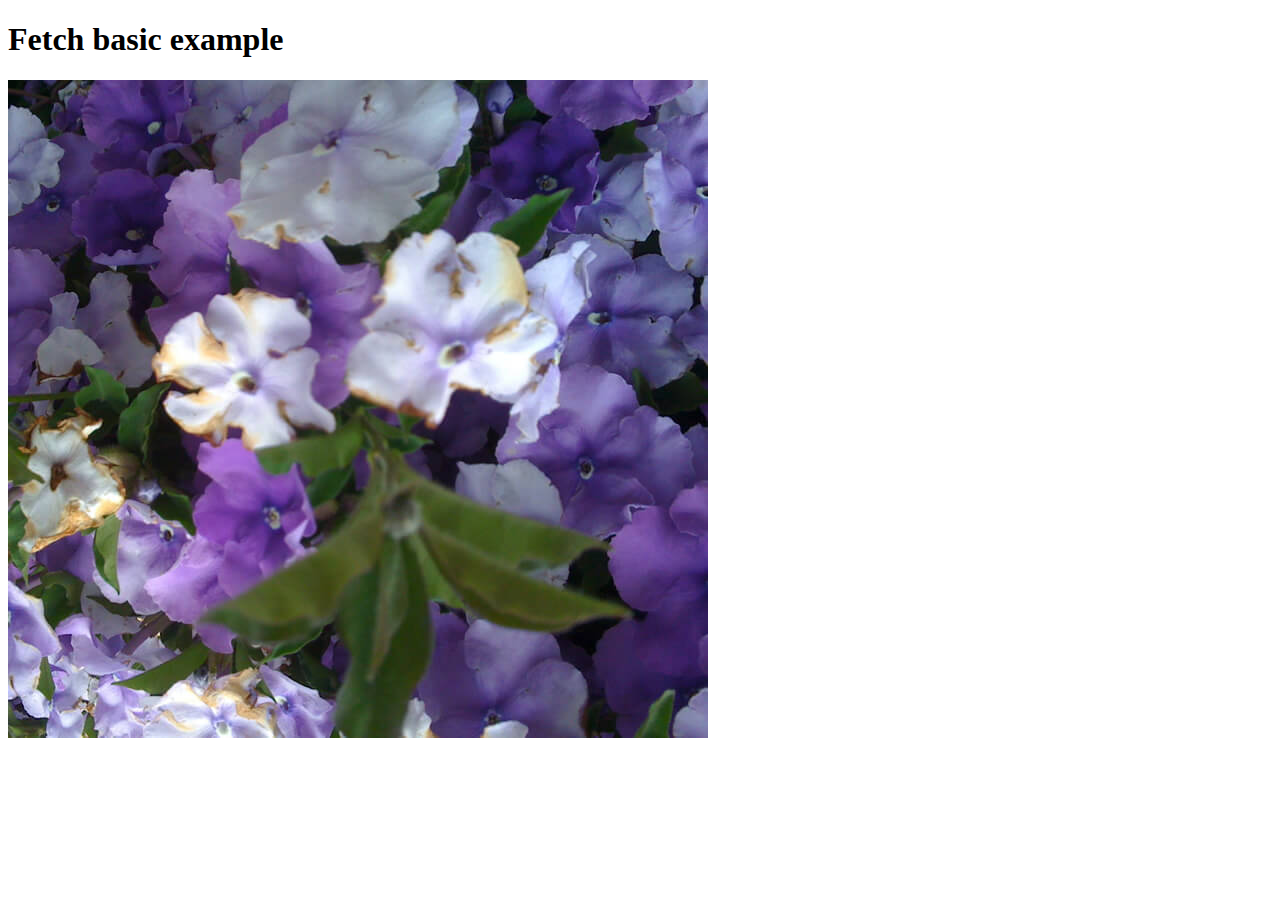
<file: fetch-examples-master/basic-fetch/index.html>
<!DOCTYPE html>
<html>
  <head>
    <meta charset="utf-8">
    <meta http-equiv="X-UA-Compatible" content="IE=edge,chrome=1">
    <meta name="viewport" content="width=device-width">

    <title>Fetch basic example</title>

    <link rel="stylesheet" href="">
    <!--[if lt IE 9]>
      <script src="//html5shiv.googlecode.com/svn/trunk/html5.js"></script>
    <![endif]-->
  </head>

  <body>
    <h1>Fetch basic example</h1>

    <img src="" class="my-image">
  </body>
  <script>
    var myImage = document.querySelector('.my-image');

    fetch('flowers.jpg')
    .then(function(response) {
      if (!response.ok) return new Error(response);
      return response.blob();
    })
    .then(function(myBlob) {
      var objectURL = URL.createObjectURL(myBlob);
      myImage.src = objectURL;
    })
    .catch(function(err) { console.log(err); });

  </script>
</html>
</file>
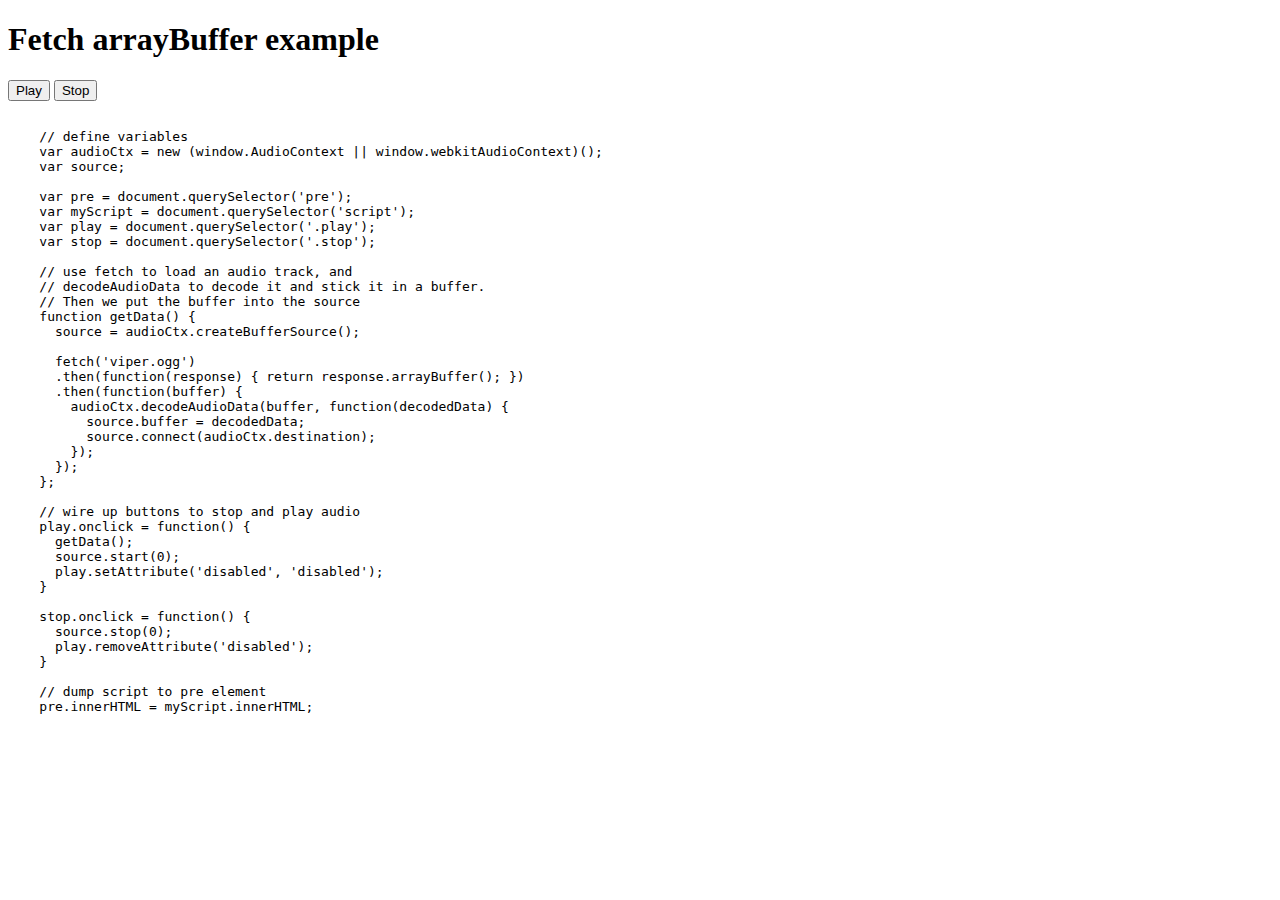
<file: fetch-examples-master/fetch-array-buffer/index.html>
<!DOCTYPE html>
<html>
  <head>
    <meta charset="utf-8">
    <meta http-equiv="X-UA-Compatible" content="IE=edge,chrome=1">
    <meta name="viewport" content="width=device-width">

    <title>Fetch arrayBuffer example</title>

    <link rel="stylesheet" href="">
    <!--[if lt IE 9]>
      <script src="//html5shiv.googlecode.com/svn/trunk/html5.js"></script>
    <![endif]-->
  </head>

  <body>
    <h1>Fetch arrayBuffer example</h1>

    <button class="play">Play</button>
    <button class="stop">Stop</button>

    <pre></pre>
  </body>
  <script>
    // define variables
    var audioCtx = new (window.AudioContext || window.webkitAudioContext)();
    var source;

    var pre = document.querySelector('pre');
    var myScript = document.querySelector('script');
    var play = document.querySelector('.play');
    var stop = document.querySelector('.stop');

    // use fetch to load an audio track, and
    // decodeAudioData to decode it and stick it in a buffer.
    // Then we put the buffer into the source
    function getData() {
      source = audioCtx.createBufferSource();

      fetch('viper.ogg')
      .then(function(response) { return response.arrayBuffer(); })
      .then(function(buffer) {
        audioCtx.decodeAudioData(buffer, function(decodedData) {
          source.buffer = decodedData;
          source.connect(audioCtx.destination);
        });
      });
    };

    // wire up buttons to stop and play audio
    play.onclick = function() {
      getData();
      source.start(0);
      play.setAttribute('disabled', 'disabled');
    }

    stop.onclick = function() {
      source.stop(0);
      play.removeAttribute('disabled');
    }

    // dump script to pre element
    pre.innerHTML = myScript.innerHTML;

  </script>
</html>
</file>
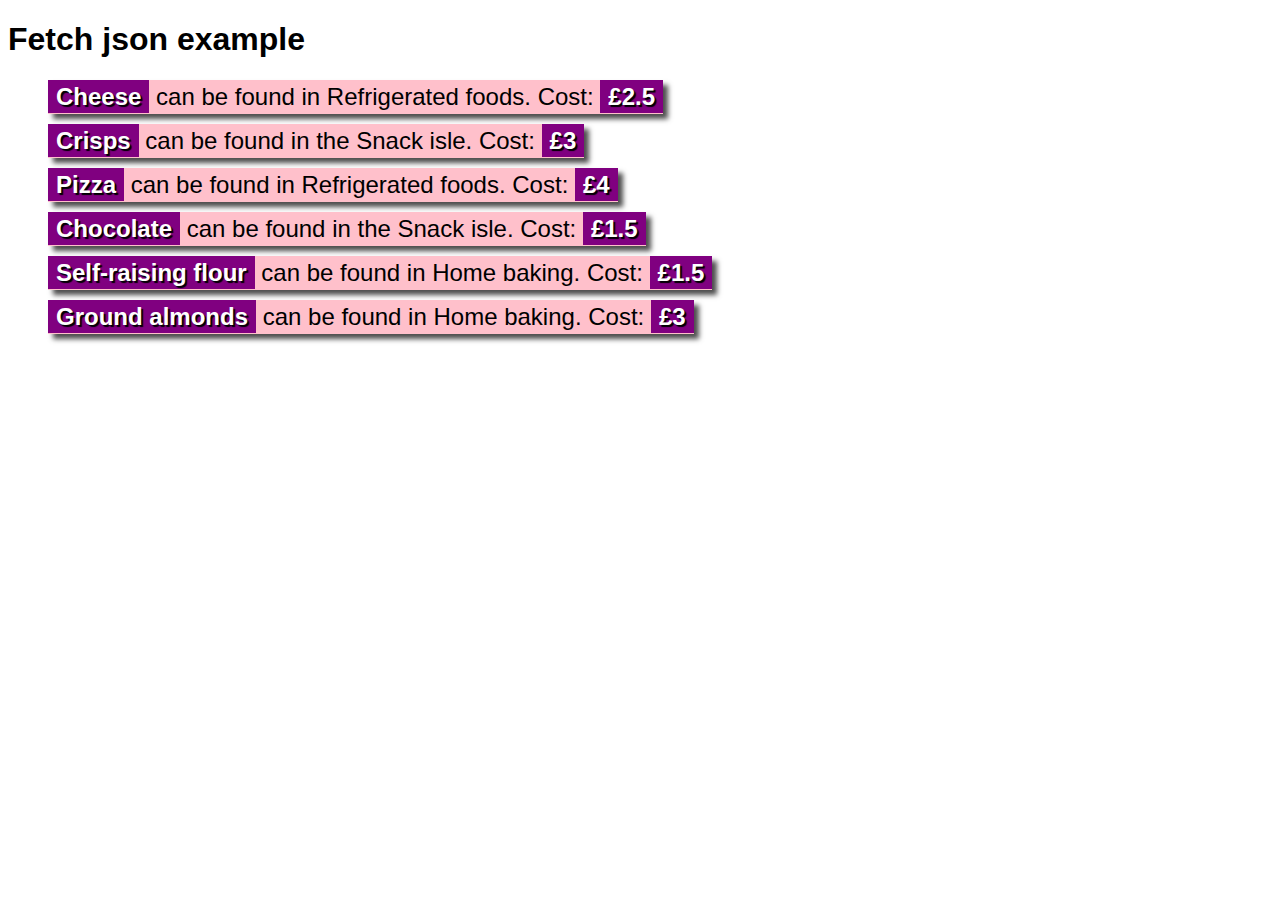
<file: fetch-examples-master/fetch-json/index.html>
<!DOCTYPE html>
<html>
  <head>
    <meta charset="utf-8">
    <meta http-equiv="X-UA-Compatible" content="IE=edge,chrome=1">
    <meta name="viewport" content="width=device-width">

    <title>Fetch json example</title>

    <link rel="stylesheet" href="style.css">
    <!--[if lt IE 9]>
      <script src="//html5shiv.googlecode.com/svn/trunk/html5.js"></script>
    <![endif]-->
  </head>

  <body>
    <h1>Fetch json example</h1>
    <ul>
    </ul>

  </body>
  <script>
    var myList = document.querySelector('ul');

    fetch('products.json')
    .then(function(response) { return response.json(); })
    .then(function(json) {
      for(var i = 0; i < json.products.length; i++) {
        var listItem = document.createElement('li');
        listItem.innerHTML = '<strong>' + json.products[i].Name + '</strong>';
        listItem.innerHTML +=' can be found in ' + json.products[i].Location + '.';
        listItem.innerHTML +=' Cost: <strong>£' + json.products[i].Price + '</strong>';
        myList.appendChild(listItem);
      }
    });

  </script>
</html>
</file>
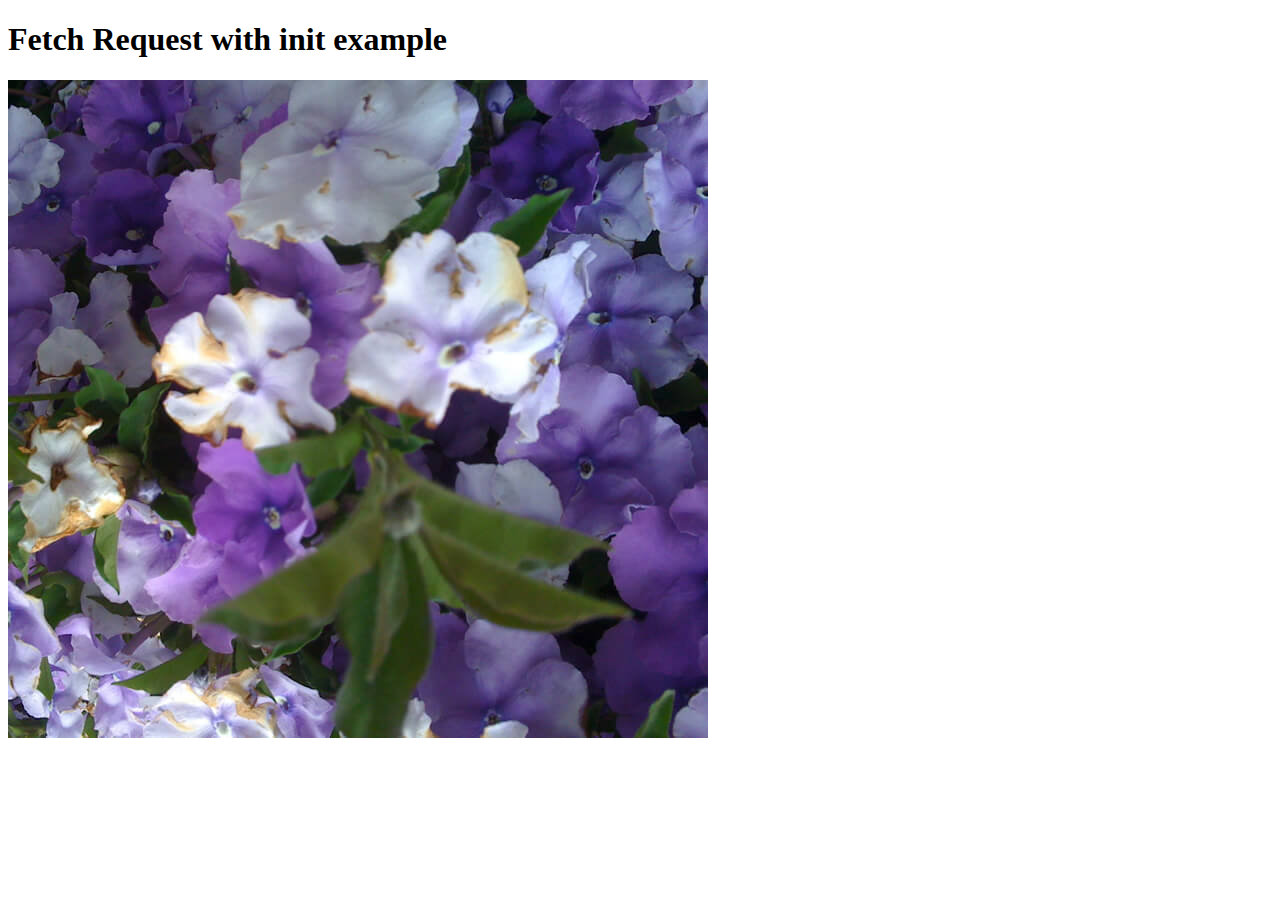
<file: fetch-examples-master/fetch-request-with-init/index.html>
<!DOCTYPE html>
<html>
  <head>
    <meta charset="utf-8">
    <meta http-equiv="X-UA-Compatible" content="IE=edge,chrome=1">
    <meta name="viewport" content="width=device-width">

    <title>Fetch Request example with init</title>

    <link rel="stylesheet" href="">
    <!--[if lt IE 9]>
      <script src="//html5shiv.googlecode.com/svn/trunk/html5.js"></script>
    <![endif]-->
  </head>

  <body>
    <h1>Fetch Request with init example</h1>
    <img src="">

  </body>
  <script>
    var myImage = document.querySelector('img');

    var myHeaders = new Headers();

    var myInit = {
      method: 'GET',
      headers: myHeaders,
      mode: 'cors',
      cache: 'default'
    };

    var myRequest = new Request('flowers.jpg', myInit);
    var myResponse;

    fetch(myRequest)
    .then(function(response) {
      return response.blob();
    })
    .then(function(blob) {
      var objectURL = URL.createObjectURL(blob);
      myImage.src = objectURL;
    });

  </script>
</html>
</file>
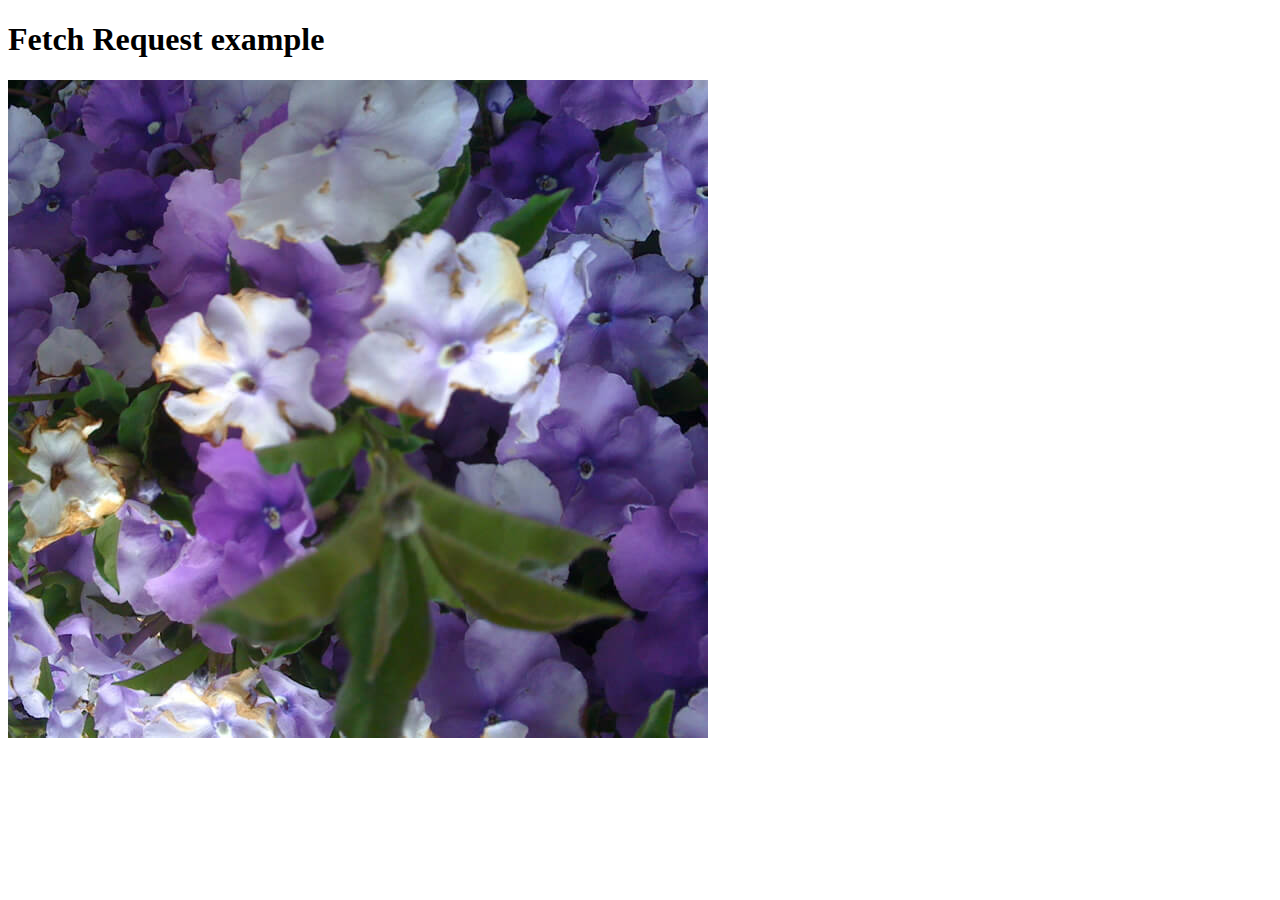
<file: fetch-examples-master/fetch-request/index.html>
<!DOCTYPE html>
<html>
  <head>
    <meta charset="utf-8">
    <meta http-equiv="X-UA-Compatible" content="IE=edge,chrome=1">
    <meta name="viewport" content="width=device-width">

    <title>Fetch Request example</title>

    <link rel="stylesheet" href="">
    <!--[if lt IE 9]>
      <script src="//html5shiv.googlecode.com/svn/trunk/html5.js"></script>
    <![endif]-->
  </head>

  <body>
    <h1>Fetch Request example</h1>
    <img src="">

  </body>
  <script>
    var myImage = document.querySelector('img');
    var myRequest = new Request('flowers.jpg');

    fetch(myRequest)
    .then(function(response) { return response.blob(); })
    .then(function(myBlob) {
      var objectURL = URL.createObjectURL(myBlob);
      myImage.src = objectURL;
    });

  </script>
</html>
</file>
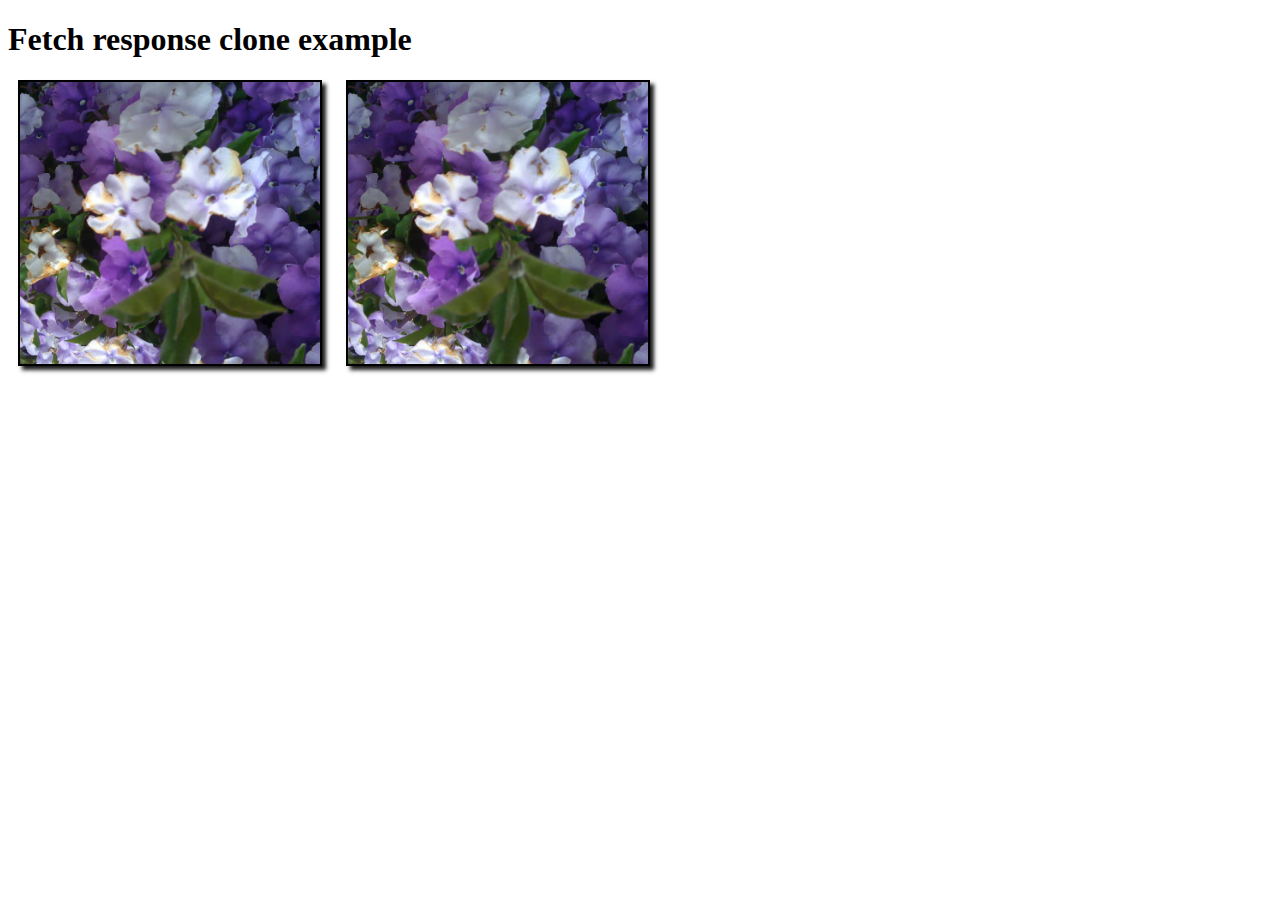
<file: fetch-examples-master/fetch-response-clone/index.html>
<!DOCTYPE html>
<html>
  <head>
    <meta charset="utf-8">
    <meta http-equiv="X-UA-Compatible" content="IE=edge,chrome=1">
    <meta name="viewport" content="width=device-width">

    <title>Fetch response clone example</title>

    <style>
      img {
        width: 300px;
        border: 2px solid black;
        box-shadow: 4px 4px 4px rgba(0,0,0,0.9);
        margin: 0 10px;
      }
    </style>

    <!--[if lt IE 9]>
      <script src="//html5shiv.googlecode.com/svn/trunk/html5.js"></script>
    <![endif]-->
  </head>

  <body>
    <h1>Fetch response clone example</h1>
    <img src="" class="img1">
    <img src="" class="img2">

  </body>
  <script>
    var image1 = document.querySelector('.img1');
    var image2 = document.querySelector('.img2');

    fetch('flowers.jpg')
    .then(function(response) {
      var response2 = response.clone();

      response.blob().then(function(myBlob) {
        var objectURL = URL.createObjectURL(myBlob);
        image1.src = objectURL;
      });

      response2.blob().then(function(myBlob) {
        var objectURL = URL.createObjectURL(myBlob);
        image2.src = objectURL;
      });
    });

  </script>
</html>
</file>
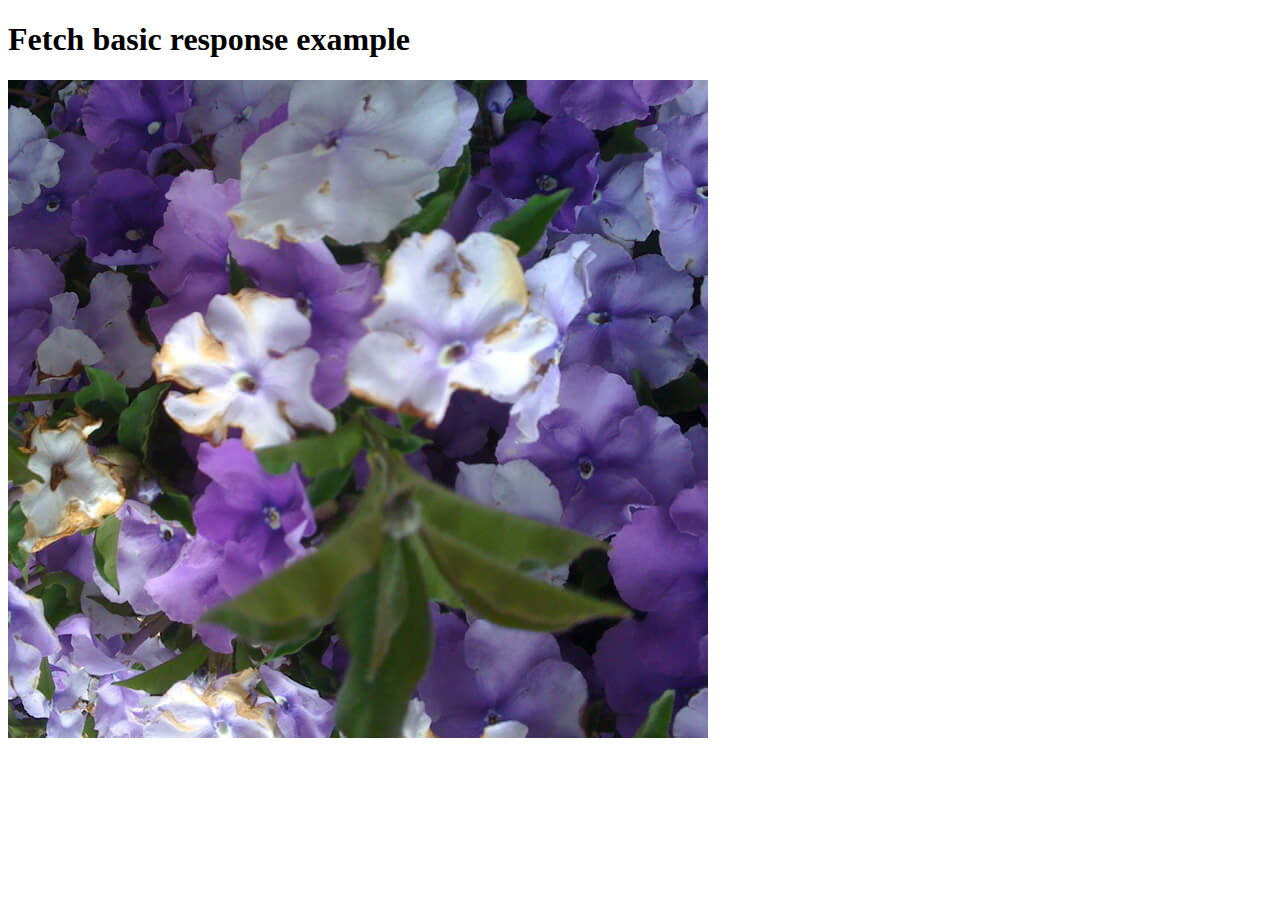
<file: fetch-examples-master/fetch-response/index.html>
<!DOCTYPE html>
<html>
  <head>
    <meta charset="utf-8">
    <meta http-equiv="X-UA-Compatible" content="IE=edge,chrome=1">
    <meta name="viewport" content="width=device-width">

    <title>Fetch basic response example</title>

    <link rel="stylesheet" href="">
    <!--[if lt IE 9]>
      <script src="//html5shiv.googlecode.com/svn/trunk/html5.js"></script>
    <![endif]-->
  </head>

  <body>
    <h1>Fetch basic response example</h1>
    <img src="">

  </body>
  <script>
    var myImage = document.querySelector('img');

    var myRequest = new Request('flowers.jpg');

    fetch(myRequest)
    .then(function(response) {
      console.log(response.type);
      console.log(response.url);
      console.log(response.useFinalURL);
      console.log(response.status);
      console.log(response.ok);
      console.log(response.statusText);
      console.log(response.headers);
      return response.blob();
    })
    .then(function(myBlob) {
      var objectURL = URL.createObjectURL(myBlob);
      myImage.src = objectURL;
    });

    var myBlob = new Blob();
    var init = { "status" : 200 , "statusText" : "SuperSmashingGreat!" }
    var myResponse = new Response(myBlob, init);

  </script>
</html>
</file>
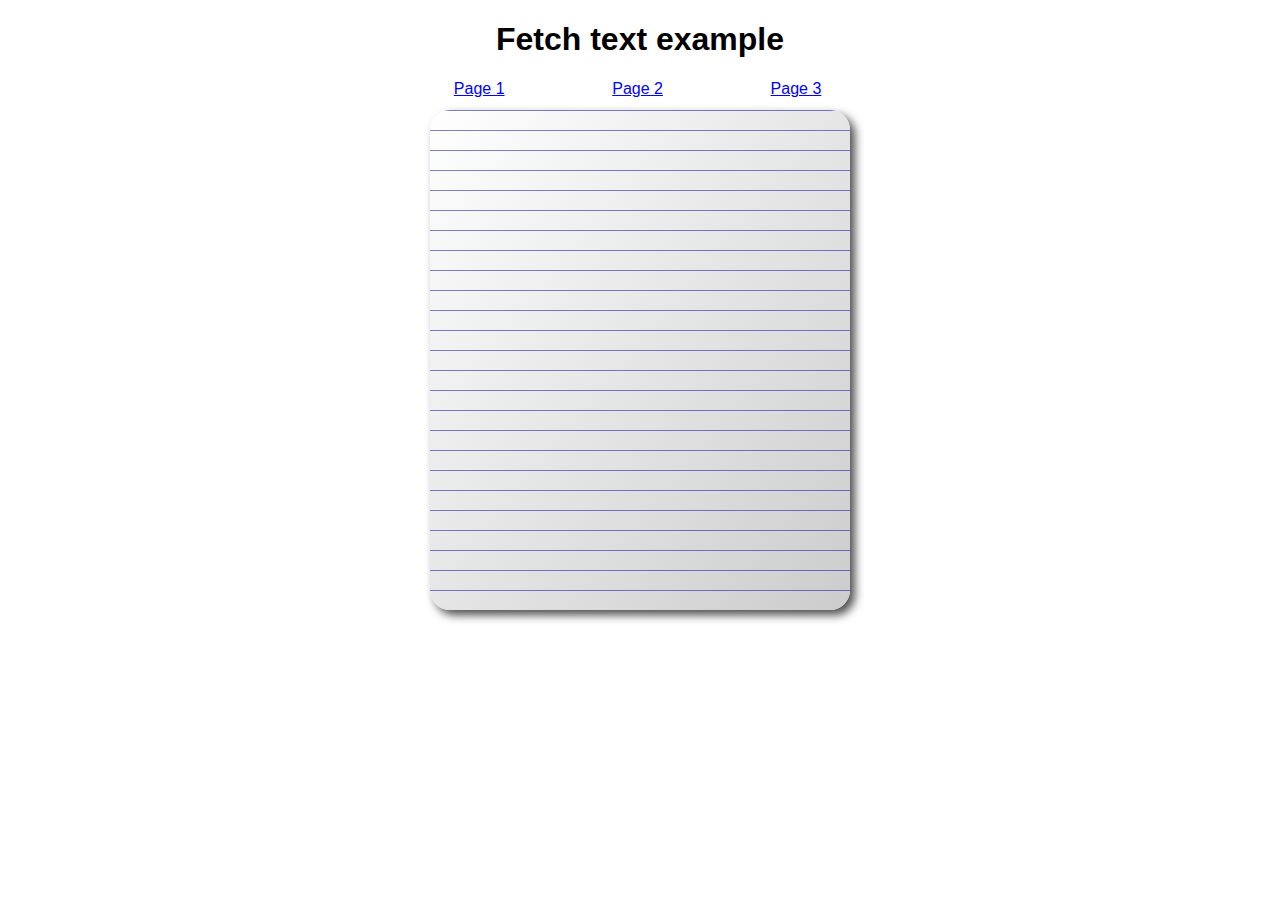
<file: fetch-examples-master/fetch-text/index.html>
<!DOCTYPE html>
<html>
  <head>
    <meta charset="utf-8">
    <meta http-equiv="X-UA-Compatible" content="IE=edge,chrome=1">
    <meta name="viewport" content="width=device-width">

    <title>Fetch text example</title>

    <link rel="stylesheet" href="style.css">
    <!--[if lt IE 9]>
      <script src="//html5shiv.googlecode.com/svn/trunk/html5.js"></script>
    <![endif]-->
  </head>

  <body>
    <h1>Fetch text example</h1>
    <ul>
      <li><a data-page="page1">Page 1</a></li>
      <li><a data-page="page2">Page 2</a></li>
      <li><a data-page="page3">Page 3</a></li>
    </ul>
    <article>
    </article>

  </body>
  <script>
    var myArticle = document.querySelector('article');
    var myLinks = document.querySelectorAll('ul a');
    for(var i = 0; i <= myLinks.length - 1; i++) {
      myLinks[i].onclick = function(e) {
        e.preventDefault();
        var linkData = e.target.getAttribute('data-page');
        getData(linkData);
      }
    };

    function getData(pageId) {
      console.log(pageId);
      var myRequest = new Request(pageId + '.txt');

      fetch(myRequest)
      .then(function(response) { return response.text() })
      .then(function(text) {
        myArticle.innerHTML = text;
      });
    }

  </script>
</html>
</file>
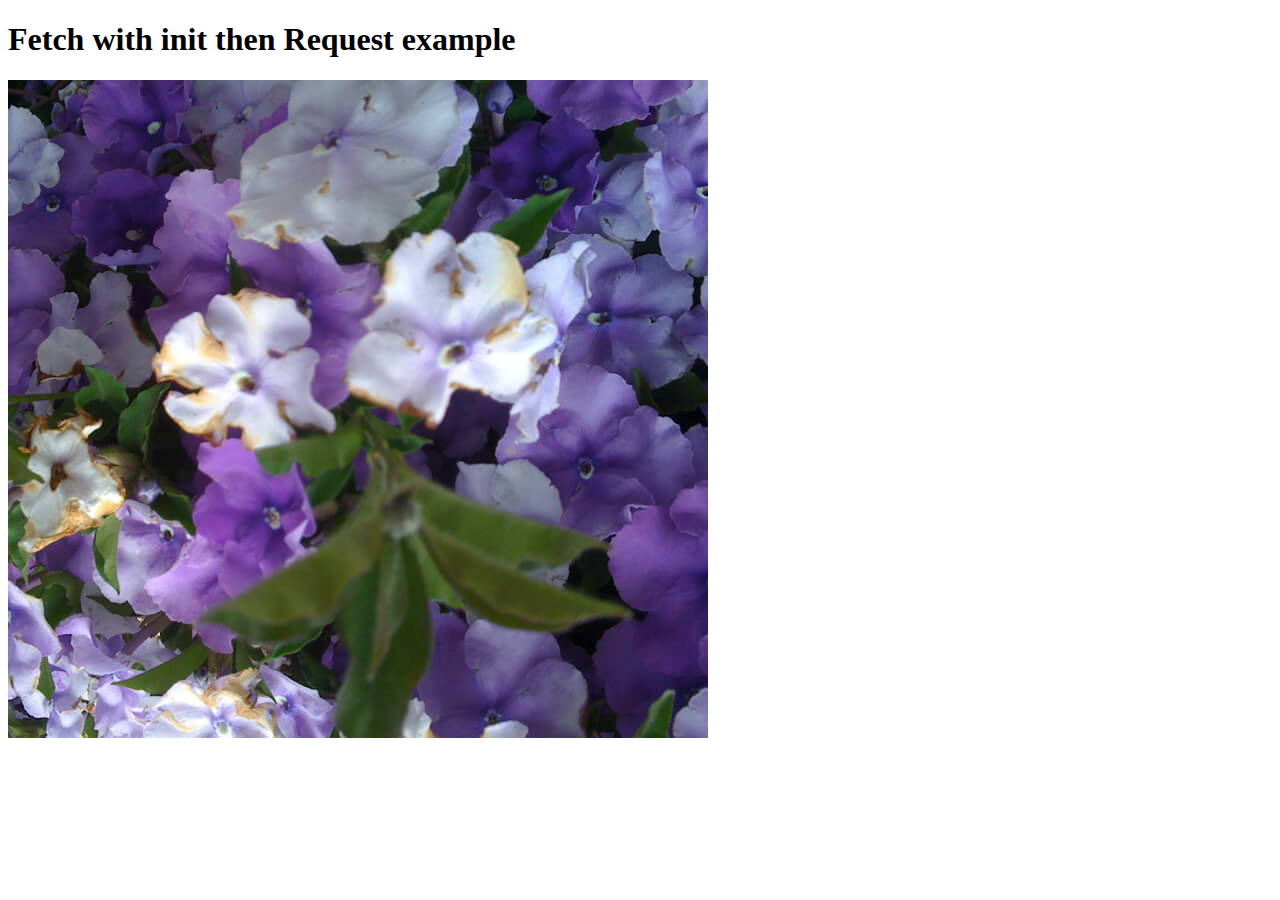
<file: fetch-examples-master/fetch-with-init-then-request/index.html>
<!DOCTYPE html>
<html>
  <head>
    <meta charset="utf-8">
    <meta http-equiv="X-UA-Compatible" content="IE=edge,chrome=1">
    <meta name="viewport" content="width=device-width">

    <title>Fetch with init then Request example</title>

    <link rel="stylesheet" href="">
    <!--[if lt IE 9]>
      <script src="//html5shiv.googlecode.com/svn/trunk/html5.js"></script>
    <![endif]-->
  </head>

  <body>
    <h1>Fetch with init then Request example</h1>
    <img src="">

  </body>
  <script>
    var myImage = document.querySelector('img');

    var myHeaders = new Headers();
    myHeaders.append('Content-Type', 'image/jpeg');

    var myInit = {
      method: 'GET',
      headers: myHeaders,
      mode: 'cors',
      cache: 'default'
    };

    var myRequest = new Request('flowers.jpg');

    fetch(myRequest, myInit)
    .then(function(response) { return response.blob(); })
    .then(function(blob) {
      var objectURL = URL.createObjectURL(blob);
      myImage.src = objectURL;
    });

  </script>
</html>
</file>
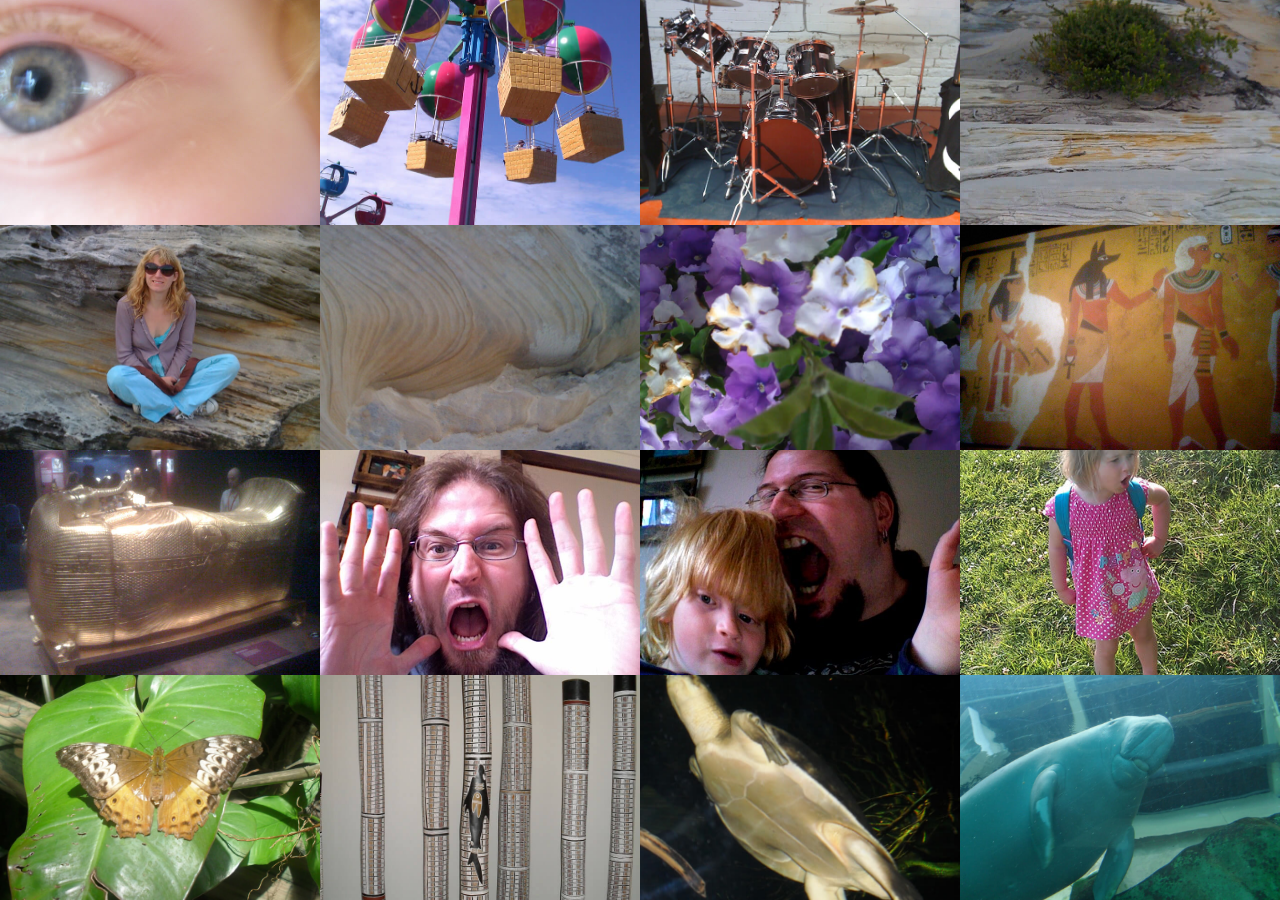
<file: fetch-examples-master/object-fit-gallery-fetch/index.html>
<!DOCTYPE html>
<html>
  <head>
    <meta charset="utf-8">
    <meta http-equiv="X-UA-Compatible" content="IE=edge,chrome=1">
    <meta name="viewport" content="width=device-width">

    <title>Object-fit gallery Fetch()</title>

    <link rel="stylesheet" href="style.css">
    <!--[if lt IE 9]>
      <script src="//html5shiv.googlecode.com/svn/trunk/html5.js"></script>
    <![endif]-->
  </head>

  <body>
    <div class="top-row">
      <img class="thumb">
      <img class="thumb">
      <img class="thumb">
      <img class="thumb">
    </div>
    <div class="second-row">
      <img class="thumb">
      <img class="thumb">
      <img class="thumb">
      <img class="thumb">
    </div>
    <div class="third-row">
      <img class="thumb">
      <img class="thumb">
      <img class="thumb">
      <img class="thumb">
    </div>
    <div class="bottom-row">
      <img class="thumb">
      <img class="thumb">
      <img class="thumb">
      <img class="thumb">
    </div>
    <img class="main">
  </body>
  <script src="main.js"></script>
</html>
</file>
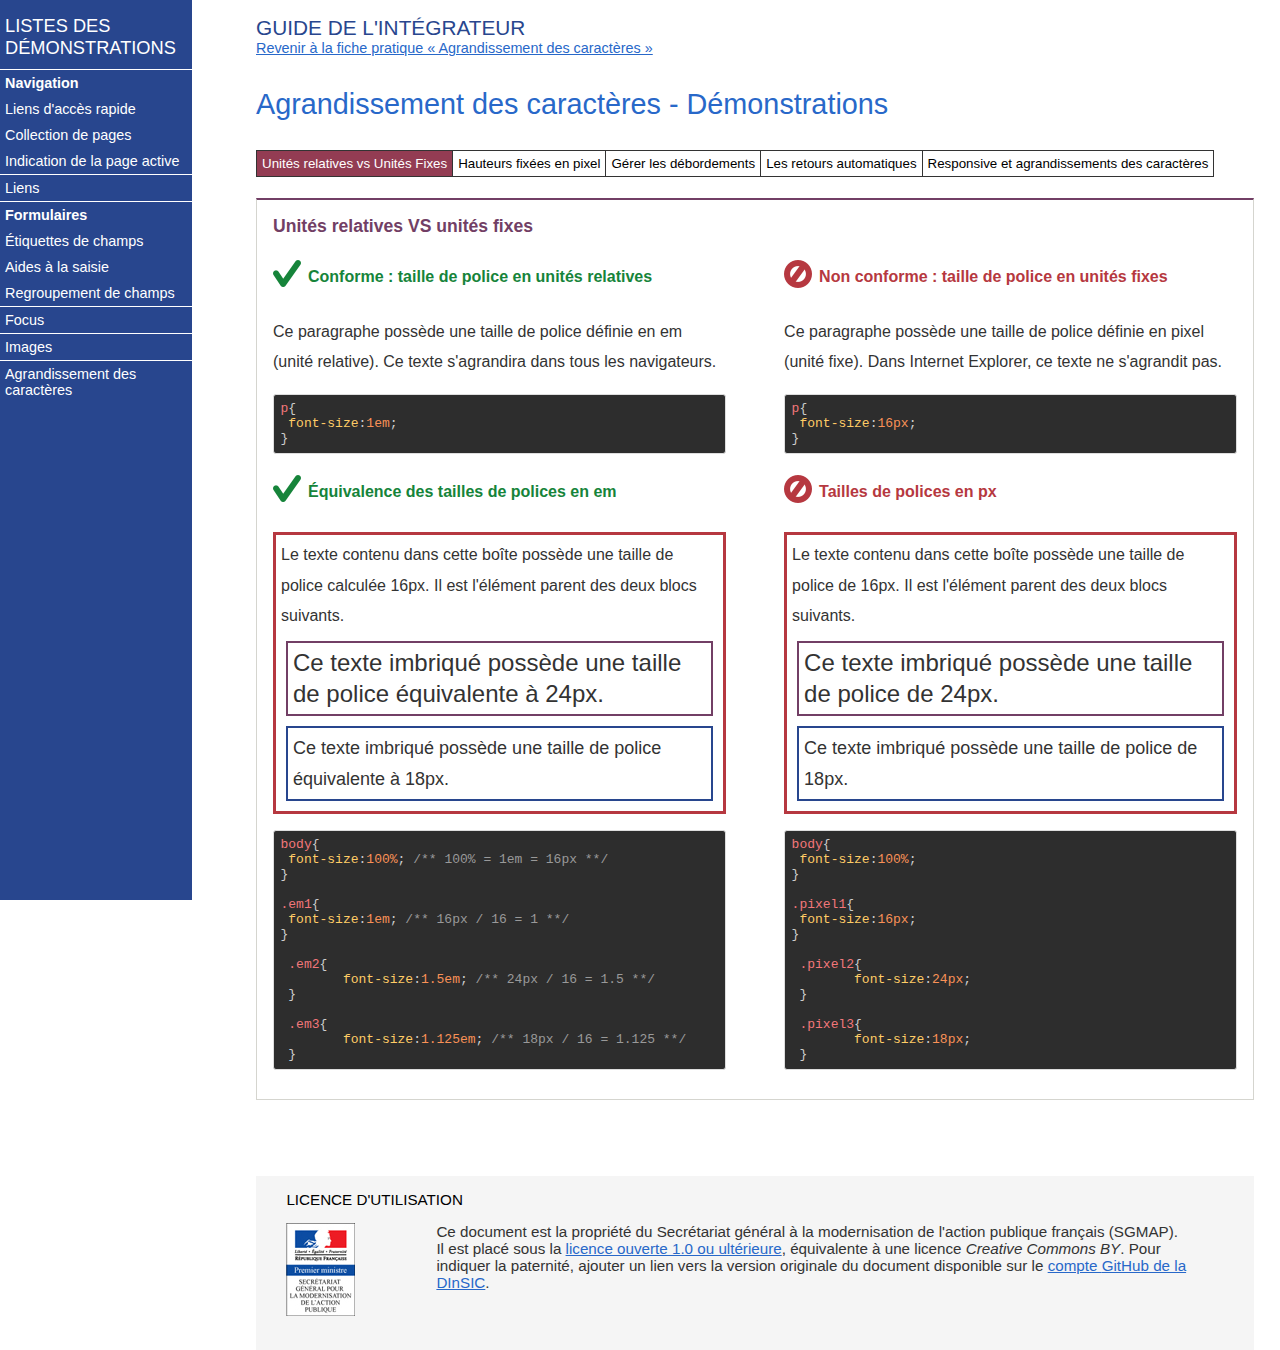
<file: guide-integrateur-master/demo/11-agrandissement-des-caracteres/index.html>
<!DOCTYPE html>
<html lang="fr">
	<head>
		<meta charset="utf-8"/>
		<title>Agrandissement des caractères- Démonstration - Guide de l'intégrateur - RGAA 3.0</title>
		<link rel="stylesheet" href="../css/demo.css" media="screen">
		<link rel="stylesheet" href="../css/ac.css" media="screen">
		<script src="../../js/highlight.pack.js"></script>
		<link rel="stylesheet" href="../../css/tomorrow-night-eighties.css" media="screen">
		<script>hljs.initHighlightingOnLoad();</script>
	</head>
	<body>

		<header role="banner" class="main-header" id="header">
			<div class="inside">
				<h1>Guide de l'intégrateur</h1>
					<p><a href="../../11-agrandissement-des-caracteres.md">Revenir à la fiche pratique « Agrandissement des caractères »</a></p>	
			</div>
		</header>

		<div id="wrapper">

		<nav role="navigation" class="nav-demo" id="nav">
			<h2>Listes des démonstrations</h2>
			<ul>
				<li class="level"><span>Navigation</span>
					<ul>
						<li><a href="../2-navigation/access-rapide.html">Liens d'accès rapide</a></li>
						<li><a href="../2-navigation/collection.html">Collection de pages</a></li>
						<li><a href="../2-navigation/page-active.html">Indication de la page active</a></li>
					</ul>
				</li>
				<li><a href="../5-liens/index.html">Liens</a></li>
				<li class="level"><span>Formulaires</span>
					<ul>
						<li><a href="../6-formulaires/etiquettes.html">Étiquettes de champs</a></li>
							<li><a href="../6-formulaires/aides-controles-saisie.html">Aides à la saisie</a></li>
						<li><a href="../6-formulaires/regroupement.html">Regroupement de champs</a></li>
					</ul>
				</li>
				<li><a href="../7-focus/index.html">Focus</a></li>
				<li><a href="../9-images/index.html">Images</a></li>
				<li><a href="../11-agrandissement-des-caracteres/index.html">Agrandissement des caractères</a></li>
			</ul>
		</nav>

			<main role="main" id="main">
				<section>
					<h2 class="fiche-title">Agrandissement des caractères - Démonstrations</h2>

					<div class="tabs">
						<ul class="tabs__list">
							<li><button>Unités relatives vs Unités Fixes</button></li>
							<li><button>Hauteurs fixées en pixel</button></li>
							<li><button>Gérer les débordements</button></li>
							<li><button>Les retours automatiques</button></li>
							<li><button>Responsive et agrandissements des caractères</button></li>
						</ul>
						
						<article class="tabs__tab-content article" id="ac-article1">
							<h3>Unités relatives VS unités fixes</h3>
							<div class="row">
								<div class="col-1-2">
									<h4 class="right">Conforme : taille de police en unités relatives</h4>
									<p class="ac-text-em">Ce paragraphe possède une taille de police définie en em (unité relative). Ce texte s'agrandira dans tous les navigateurs.</p>
									<pre><code class="code css">p{
 font-size:1em;
}</code></pre>
								</div>
								<div class="col-1-2">
									<h4 class="wrong">Non conforme : taille de police en unités fixes</h4>
									<p class="ac-text-pixel">Ce paragraphe possède une taille de police définie en pixel (unité fixe). Dans Internet Explorer, ce texte ne s'agrandit pas.</p>
									<pre><code class="code css">p{
 font-size:16px;
}</code></pre>
							</div>
							</div>

							<div class="row">
								<div class="col-1-2">
									<h4 class="right">Équivalence des tailles de polices en em</h4>
									<p class="ac-em1">
										Le texte contenu dans cette boîte possède une taille de police calculée 16px. Il est l'élément parent des deux blocs suivants.
									<span class="ac-em2">Ce texte imbriqué possède une taille de police équivalente à 24px.</span>
									<span class="ac-em3">Ce texte imbriqué possède une taille de police équivalente à 18px.</span></p>
									<pre><code class="code css">body{
 font-size:100%; /** 100% = 1em = 16px **/
}

.em1{
 font-size:1em; /** 16px / 16 = 1 **/
}

 .em2{
	font-size:1.5em; /** 24px / 16 = 1.5 **/
 }

 .em3{
	font-size:1.125em; /** 18px / 16 = 1.125 **/
 }</code></pre>
								</div>
								<div class="col-1-2">
									<h4 class="wrong">Tailles de polices en px</h4>
									<p class="ac-pixel1">
										Le texte contenu dans cette boîte possède une taille de police de 16px. Il est l'élément parent des deux blocs suivants.
									<span class="ac-pixel2">Ce texte imbriqué possède une taille de police de 24px.</span>
									<span class="ac-pixel3">Ce texte imbriqué possède une taille de police de 18px.</span></p>
									<pre><code class="code css">body{
 font-size:100%;
}

.pixel1{
 font-size:16px;
}

 .pixel2{
	font-size:24px;
 }

 .pixel3{
	font-size:18px;
 }</code></pre>
							</div>
							
							</div>				
			
						</article>

						<article class="tabs__tab-content article" id="ac-article2">
							<h3>Lisibilité du texte à 200% : problème des hauteurs fixées en pixel</h3>
							<p>Agrandissez la taille des caractères (<kbd>Ctrl +</kbd> 6 fois) et constatez l'agrandissement ou la disparition du texte.</p>
							</ol>
							<div class="row">
								<div class="col-1-2">
									<h4 class="right">Adaptatif : hauteur minimale en pixel</h4>
									<p class="ac-non-fixed-sized">Cette boîte possède une hauteur minimale. Lorsque la taille de la police augmente, la hauteur de la boîte s'adapte au contenu qui reste lisible.</p>
									<pre><code class="code css">p{
 min-height:150px;
}</code></pre>
								</div>
								<div class="col-1-2">
									<h4 class="wrong">Problématique : hauteur fixée en pixel</h4>
									<p class="ac-fixed-sized">Cette boîte possède une hauteur fixée. Lorsque la taille de la police augmente, le texte déborde, chevauche le contenu qui le suit et devient illisible.</p>
									<pre><code class="code css">p{
 height:150px;
}</code></pre>
							</div>
							</div>
						</article>
					
						<article class="tabs__tab-content article" id="ac-article3">
							<h3>Gérer les débordements</h3>
							<p>Agrandissez la taille des caractères (<kbd>Ctrl +</kbd> 6 fois) et constatez l'agrandissement ou la disparition du texte.</p>
							<div class="row">
								<div class="col-1-2">
									<h4 class="right">Adaptatif : <code lang="en">overflow:auto</code></h4>
									<p class="ac-overflow-auto">Cette boîte possède la propriété <code>overflow</code> dont la valeur est <code>auto</code>.</p>
									<pre><code class="code css">p{
 height:80px;
 overflow:auto;
}</code></pre>
								</div>
								<div class="col-1-2">
									<h4 class="wrong">Problématique : <code lang="en">overflow:hidden</code></h4>
									<p class="ac-overflow-hidden">Cette boîte possède la propriété <code>overflow</code> dont la valeur est <code>hidden</code>.</p>
									<pre><code class="code css">p{
 height:80px;
 overflow:hidden;
}</code></pre>
							</div>
							</div>
						</article>

						<article class="tabs__tab-content article" id="ac-article4">
							<h3>Les retours automatiques</h3>
							<p>Agrandissez la taille des caractères (<kbd>Ctrl +</kbd> 6 fois) et constatez l'agrandissement ou la disparition du texte.</p>
							<div class="row">
								<div class="col-1-2">
									<h4 class="right">Adaptatif : Laisser le texte revenir à la ligne</h4>
									<p class="ac-no-nowrap">Ce texte sera redistribué normalement à l'agrandissement des caractères.</p>
									<pre><code class="code css">p{
 white-space:initial;/** valeur par défaut **/
}</code></pre>
								</div>
								<div class="col-1-2">
									<h4 class="wrong">Problématique : Empêcher le retour à la ligne</h4>
									<p class="ac-nowrap">Ce texte va déborder à l'agrandissement des caractères.</p>
									<pre><code class="code css">p{
 white-space:nowrap;
}</code></pre>
							</div>
							</div>
						</article>
														
						<article class="tabs__tab-content article" id="ac-article5">
							<h3><span lang="en">Responsive</span> et agrandissements des caractères</h3>
							<ol>
								<li>Réduisez la taille de la fenêtre pour voir chacun des groupes de deux colonnes se repositionner.</li>
								<li>Revenez à une largeur suffisante.</li>
								<li>Agrandissez la taille des caractères (<kbd>Ctrl +</kbd> 6 fois) et constatez les repositionnements.</p>
							
							<div class="row">
								<div class="col-1-2">
									<h4 class="right">Adaptatif : <code lang="en">media-queries</code> en em</h4>
									<p class="ac-mq-em"><span class="ac-mq-em-1">Ces 2 colonnes vont se repositionner lorsque</span><span class="ac-mq-em-2">la taille de l'écran sera de 767px ou moins et de 47.9375em ou moins</span></p>
									<pre><code class="code css">.colonne{
 display:inline-block;
 width:49%;
 background:#f2f2f2;
}

@media-screen and (max-width:47.9375em){
 .colonne{
  display:block;
  width:100%;
 }
}</code></pre>
								</div>
								<div class="col-1-2">
									<h4 class="wrong">Problématique : <code lang="en">media-queries</code> en pixels</h4>
									<p class="ac-mq-px"><span class="ac-mq-px-1">Ces 2 colonnes vont se repositionner lorsque</span><span class="ac-mq-px-2">la taille de l'écran sera de 767px</span></p>
									<pre><code class="code css">.colonne{
 display:inline-block;
 width:49%;
 background:#f2f2f2;
}

@media-screen and (max-width:767px){
 .colonne{
  display:block;
  width:100%;
 }
}</code></pre>
							</div>
							</div>
						</article>

					</div>
				</section>
			</main>

			<footer id="footer" role="contentinfo" class="clear">
				<h2>Licence d'utilisation</h2>
				<p class="logo-smgap"><a href="http://references.modernisation.gouv.fr/"><img src="../img/modernisation-logo.jpg" alt="Secrétariat général pour le modernisation de l'action publique"></a></p>
				<p>Ce document est la propri&#233;t&#233; du Secr&#233;tariat g&#233;n&#233;ral &#224; la modernisation de l'action publique fran&#231;ais (SGMAP). Il est plac&#233; sous la <a href="https://www.etalab.gouv.fr/licence-ouverte-open-licence">licence ouverte 1.0 ou ult&#233;rieure</a>, &#233;quivalente &#224; une licence <i lang="en">Creative Commons BY</i>. Pour indiquer la paternit&#233;, ajouter un lien vers la version originale du document disponible sur le <a href="https://github.com/DISIC">compte <span lang="en">GitHub</span> de la DInSIC</a>.</p>
			</footer>
	
		</div>
		<script src="../js/scripts.js"></script>
		<script>Tabs.init();</script>
	</body>
</html>
</file>
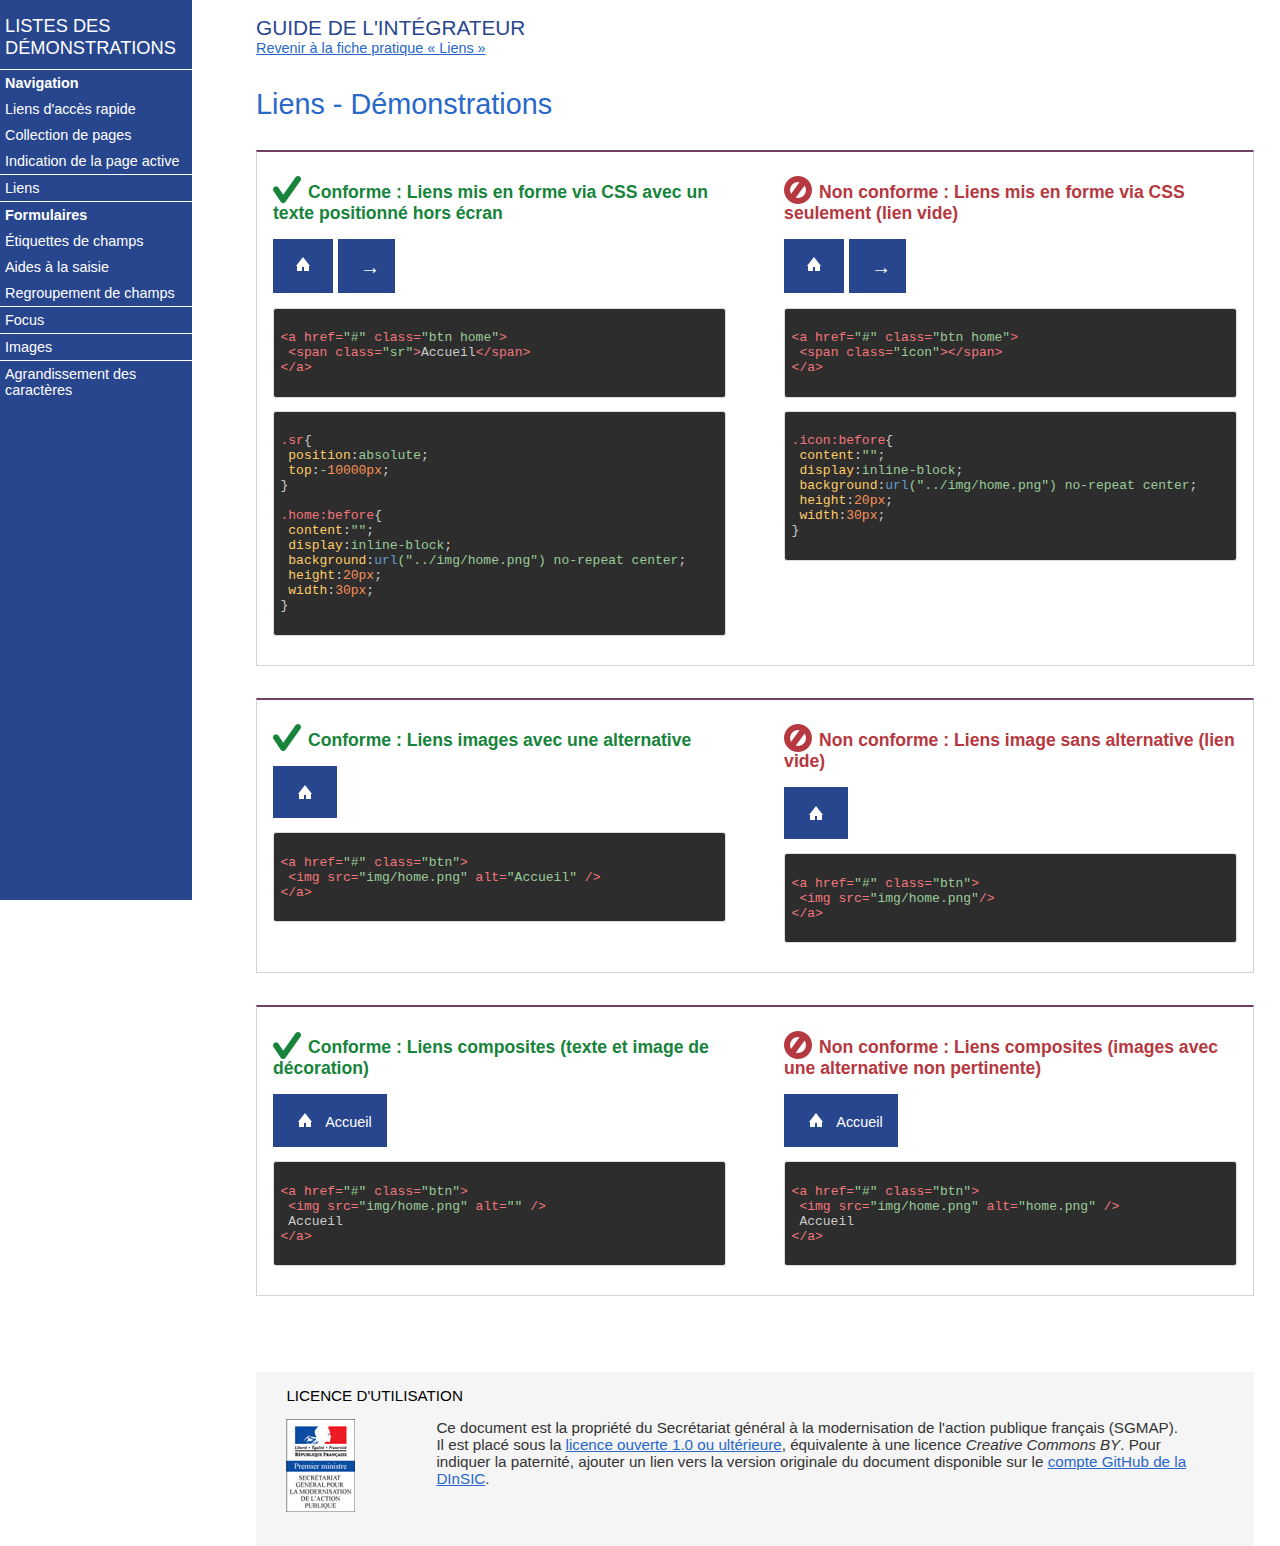
<file: guide-integrateur-master/demo/5-liens/index.html>
<!DOCTYPE html>
<html lang="fr">
	<head>
		<meta charset="utf-8"/>
		<title>Liens - Démonstrations - Guide de l'intégrateur - RGAA 3.0</title>
		<link rel="stylesheet" href="../css/demo.css" media="screen">
		<link rel="stylesheet" href="../css/liens.css" media="screen">
		<script src="../../js/highlight.pack.js"></script>
		<link rel="stylesheet" href="../../css/tomorrow-night-eighties.css" media="screen">
		<script>hljs.initHighlightingOnLoad();</script>
	</head>
	<body>
		<header role="banner" class="main-header">
			<div class="inside">
				<h1>Guide de l'intégrateur</h1>
				<p><a href="../../5-liens.md">Revenir à la fiche pratique « Liens »</a></p>
			</div>
		</header>

		<div id="wrapper">

		<nav role="navigation" class="nav-demo" id="nav">
			<h2>Listes des démonstrations</h2>
			<ul>
				<li class="level"><span>Navigation</span>
					<ul>
						<li><a href="../2-navigation/access-rapide.html">Liens d'accès rapide</a></li>
						<li><a href="../2-navigation/collection.html">Collection de pages</a></li>
						<li><a href="../2-navigation/page-active.html">Indication de la page active</a></li>
					</ul>
				</li>
				<li><a href="../5-liens/index.html">Liens</a></li>
				<li class="level"><span>Formulaires</span>
					<ul>
						<li><a href="../6-formulaires/etiquettes.html">Étiquettes de champs</a></li>
							<li><a href="../6-formulaires/aides-controles-saisie.html">Aides à la saisie</a></li>
						<li><a href="../6-formulaires/regroupement.html">Regroupement de champs</a></li>
					</ul>
				</li>
				<li><a href="../7-focus/index.html">Focus</a></li>
				<li><a href="../9-images/index.html">Images</a></li>
				<li><a href="../11-agrandissement-des-caracteres/index.html">Agrandissement des caractères</a></li>
			</ul>
		</nav>
		
			<main role="main" id="main">
				<section>
					<h2 class="fiche-title">Liens - Démonstrations</h2>
				</section>
				
				<article class="article" id="article1">
						<div class="col-1-2">
						<h3 class="right">Conforme : Liens mis en forme via CSS avec un texte positionné hors écran</h3>
						<p><a href="#" class="btn home"><span class="sr">Accueil</span></a><a href="#" class="btn arrow"><span class="sr">Suivant</span></a></p>
						<pre><code class="code html">
&lt;a href="#" class="btn home"&gt;
 &lt;span class="sr"&gt;Accueil&lt;/span&gt;
&lt;/a&gt;

</code></pre>
						<pre><code class="code css">
.sr{
 position:absolute;
 top:-10000px;
}

.home:before{
 content:"";
 display:inline-block;
 background:url("../img/home.png") no-repeat center;
 height:20px;
 width:30px;
}

</code></pre>	
					</div>
						<div class="col-1-2">
						<h3 class="wrong">Non conforme : Liens mis en forme via CSS seulement (lien vide)</h3>
						<p><a href="#" class="btn"><span class="icon"></span></a><a href="#" class="btn arrow"></a></p>
						<pre><code class="code html">
&lt;a href="#" class="btn home"&gt;
 &lt;span class="icon"&gt;&lt;/span&gt;
&lt;/a&gt;

</code></pre>
						<pre><code class="code css">
.icon:before{
 content:"";
 display:inline-block;
 background:url("../img/home.png") no-repeat center;
 height:20px;
 width:30px;
}

</code></pre>	
					</div>
				</article>
				<article class="article" id="article2">
						<div class="col-1-2">
						<h3 class="right">Conforme : Liens images avec une alternative</h3>
						<p><a href="#" class="btn"><img src="../img/home.png" alt="Accueil"/></a></p>
						<pre><code class="code html">
&lt;a href="#" class="btn"&gt;
 &lt;img src="img/home.png" alt="Accueil" /&gt;
&lt;/a&gt;

</code></pre>	
					</div>
						<div class="col-1-2">
						<h3 class="wrong">Non conforme : Liens image sans alternative (lien vide)</h3>
						<p><a href="#" class="btn"><img src="../img/home.png"/></a></p>
						<pre><code class="code html">
&lt;a href="#" class="btn"&gt;
 &lt;img src="img/home.png"/&gt;
&lt;/a&gt;

</code></pre>	
					</div>
				</article>
				<article class="article" id="article3">
						<div class="col-1-2">
						<h3 class="right">Conforme : Liens composites (texte et image de décoration)</h3>
						<p><a href="#" class="btn"><img src="../img/home.png" alt=""/> Accueil</a></p>
						<pre><code class="code html">
&lt;a href="#" class="btn"&gt;
 &lt;img src="img/home.png" alt="" /&gt;
 Accueil
&lt;/a&gt;

</code></pre>	
					</div>
						<div class="col-1-2">
						<h3 class="wrong">Non conforme : Liens composites (images avec une alternative non pertinente)</h3>
						<p><a href="#" class="btn"><img src="../img/home.png" alt="home.png"/> Accueil</a></p>
						<pre><code class="code html">
&lt;a href="#" class="btn"&gt;
 &lt;img src="img/home.png" alt="home.png" /&gt;
 Accueil
&lt;/a&gt;

</code></pre>
					</div>
				</article>
			</main>

			<footer id="footer" role="contentinfo" class="clear">
				<h2>Licence d'utilisation</h2>
				<p class="logo-smgap"><a href="http://references.modernisation.gouv.fr/"><img src="../img/modernisation-logo.jpg" alt="Secrétariat général pour le modernisation de l'action publique"></a></p>
				<p>Ce document est la propri&#233;t&#233; du Secr&#233;tariat g&#233;n&#233;ral &#224; la modernisation de l'action publique fran&#231;ais (SGMAP). Il est plac&#233; sous la <a href="https://www.etalab.gouv.fr/licence-ouverte-open-licence">licence ouverte 1.0 ou ult&#233;rieure</a>, &#233;quivalente &#224; une licence <i lang="en">Creative Commons BY</i>. Pour indiquer la paternit&#233;, ajouter un lien vers la version originale du document disponible sur le <a href="https://github.com/DISIC">compte <span lang="en">GitHub</span> de la DInSIC</a>.</p>
			</footer>

		</div>
	</body>
</html>
</file>
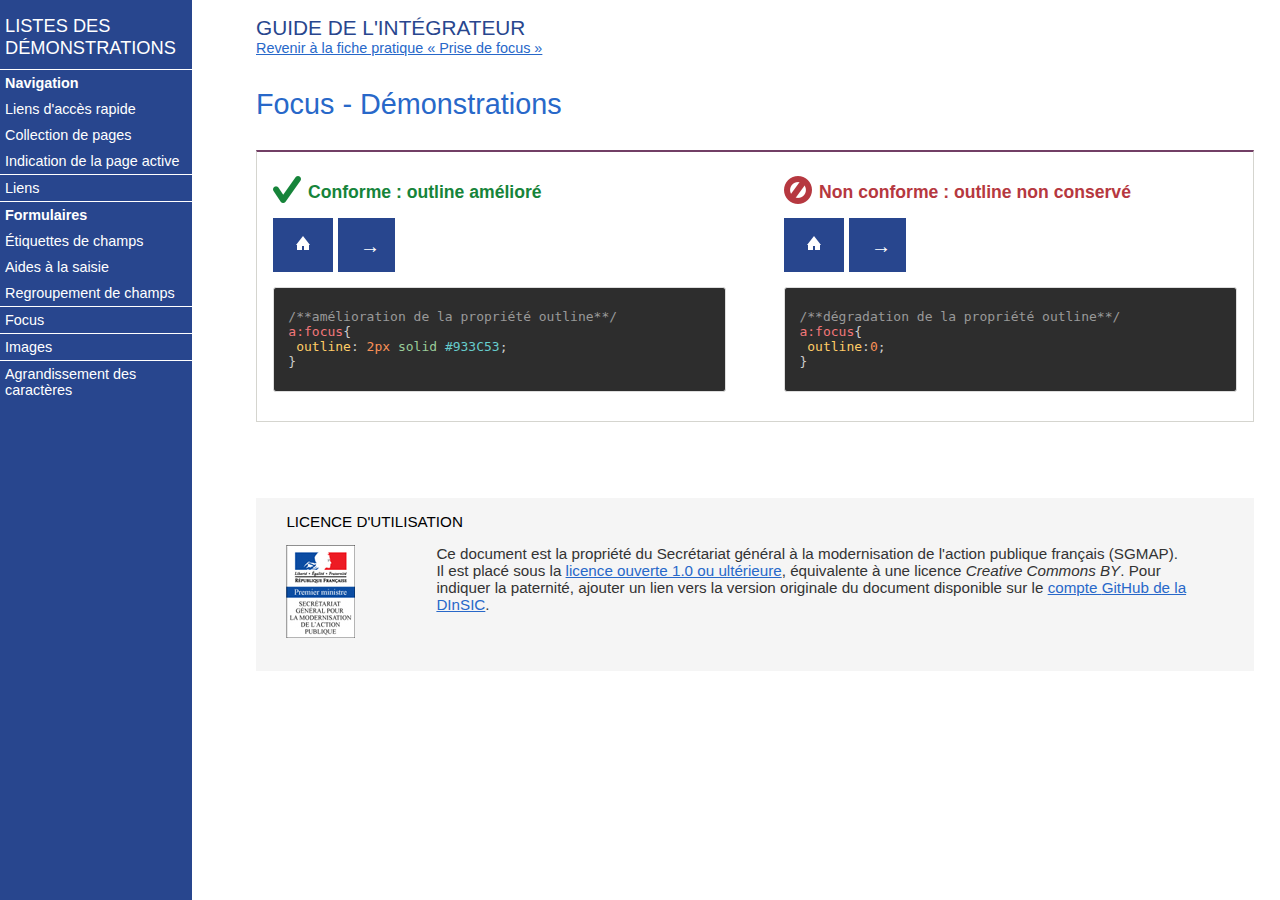
<file: guide-integrateur-master/demo/7-focus/index.html>
<!DOCTYPE html>
<html lang="fr">
	<head>
		<meta charset="utf-8"/>
		<title>Focus - Démonstrations - Guide de l'intégrateur - RGAA 3.0</title>
		<link rel="stylesheet" href="../css/demo.css" media="screen">
		<link rel="stylesheet" href="../css/liens.css" media="screen">
		<script src="../../js/highlight.pack.js"></script>
		<link rel="stylesheet" href="../../css/tomorrow-night-eighties.css" media="screen">
		<script>hljs.initHighlightingOnLoad();</script>
	</head>
	<body>
		<header role="banner" class="main-header">
			<div class="inside">
				<h1>Guide de l'intégrateur</h1>
				<p><a href="../../7-focus.md">Revenir à la fiche pratique « Prise de focus »</a></p>
			</div>
		</header>

		<div id="wrapper">

		<nav role="navigation" class="nav-demo" id="nav">
			<h2>Listes des démonstrations</h2>
			<ul>
				<li class="level"><span>Navigation</span>
					<ul>
						<li><a href="../2-navigation/access-rapide.html">Liens d'accès rapide</a></li>
						<li><a href="../2-navigation/collection.html">Collection de pages</a></li>
						<li><a href="../2-navigation/page-active.html">Indication de la page active</a></li>
					</ul>
				</li>
				<li><a href="../5-liens/index.html">Liens</a></li>
				<li class="level"><span>Formulaires</span>
					<ul>
						<li><a href="../6-formulaires/etiquettes.html">Étiquettes de champs</a></li>
							<li><a href="../6-formulaires/aides-controles-saisie.html">Aides à la saisie</a></li>
						<li><a href="../6-formulaires/regroupement.html">Regroupement de champs</a></li>
					</ul>
				</li>
				<li><a href="../7-focus/index.html">Focus</a></li>
				<li><a href="../9-images/index.html">Images</a></li>
				<li><a href="../11-agrandissement-des-caracteres/index.html">Agrandissement des caractères</a></li>
			</ul>
		</nav>
			<main role="main" id="main">
				<section>
					<h2 class="fiche-title">Focus - Démonstrations</h2>
				</section>
				
				<article class="article" id="article1">
						<div class="col-1-2">
						<h3 class="right">Conforme : outline amélioré</h3>
						<p><a href="#" class="btn home"><span class="sr">Accueil</span></a><a href="#" class="btn arrow"><span class="sr">Suivant</span></a></p>
						<pre><code class="code css">
 /**amélioration de la propriété outline**/
 a:focus{
  outline: 2px solid #933C53;
 }

</code></pre>	
					</div>
						<div class="col-1-2">
						<h3 class="wrong">Non conforme : outline non conservé</h3>
						<p class="no-outline"><a href="#" class="btn"><span class="icon"></span></a><a href="#" class="btn arrow"></a></p>
	<pre><code class="code css">
 /**dégradation de la propriété outline**/
 a:focus{
  outline:0;
 }

</code></pre>	
					</div>
				</article>

			</main>

			<footer id="footer" role="contentinfo" class="clear">
				<h2>Licence d'utilisation</h2>
				<p class="logo-smgap"><a href="http://references.modernisation.gouv.fr/"><img src="../img/modernisation-logo.jpg" alt="Secrétariat général pour le modernisation de l'action publique"></a></p>
				<p>Ce document est la propri&#233;t&#233; du Secr&#233;tariat g&#233;n&#233;ral &#224; la modernisation de l'action publique fran&#231;ais (SGMAP). Il est plac&#233; sous la <a href="https://www.etalab.gouv.fr/licence-ouverte-open-licence">licence ouverte 1.0 ou ult&#233;rieure</a>, &#233;quivalente &#224; une licence <i lang="en">Creative Commons BY</i>. Pour indiquer la paternit&#233;, ajouter un lien vers la version originale du document disponible sur le <a href="https://github.com/DISIC">compte <span lang="en">GitHub</span> de la DInSIC</a>.</p>
			</footer>

		</div>
	</body>
</html>
</file>
<file: fetch-examples-master/fetch-json/style.css>
html {
  font-family: sans-serif;
}

ul {
  list-style-type: none;	
  display: flex;
  flex-flow: column;
  align-items: flex-start;
}

li {
  margin-bottom: 10px;
  background-color: pink;
  font-size: 150%;
  border-top: 3px solid pink;
  border-bottom: 3px solid pink;
  box-shadow: 5px 5px 5px rgba(0,0,0,0.7);
}

strong {
  background-color: purple;
  color: white;
  padding: 0 8px;
  border-top: 3px solid purple;
  border-bottom: 3px solid purple;
  text-shadow: 2px 2px 1px black;
}
</file>
<file: fetch-examples-master/fetch-text/style.css>
html {
  font-family: sans-serif;
}

h1,h2 {
  text-align: center;
}

article {
  width: 400px;
  min-height: 480px;
  margin: 0 auto;
  padding: 10px;
  background-image: repeating-linear-gradient(to bottom, transparent 1px, transparent 20px, rgb(0,0,150) 21px),
                    linear-gradient(to bottom right, white, #ccc);
  border-radius: 20px;
  box-shadow: 5px 5px 10px rgba(0,0,0,0.7);
  line-height: 1.5;
}

ul {
  list-style-type: none;
  padding-left: 0;
  width: 480px;
  margin: 0 auto;
  padding-bottom: 30px;
}

li {
  float: left;
  width: 33%;
}

ul li a {
  display: block;
  text-align: center;
  color: blue;
  text-decoration: underline;
  cursor: pointer;
}

ul li a:hover, ul li a:focus {
  text-decoration: none;
}
</file>
<file: fetch-examples-master/object-fit-gallery-fetch/style.css>
html {
	margin: 0;
	background: black;
	height: 100%;
}

body {
	margin: 0;
	width: 100%;
	height: inherit;
}

/* the three main rows going down the page */

body > div {
  height: 25%;
}

.thumb {
	float: left;
	width: 25%;
	height: 100%;
	object-fit: cover;
}

.main {
  display: none;
}

.blowup {
  display: block;
  position: absolute;
  object-fit: contain;
  object-position: center;
  top: 0;
  left: 0;
  width: 100%;
  height: 100%;
  z-index: 2000;
}

.darken {
  opacity: 0.4;
}
</file>
<file: guide-integrateur-master/demo/css/demo.css>
/** Generic styles **/

body{
	font-family:sans-serif;
	font-size:100%;
	color:#333;
}
.hidden{
	display:none!important;
}

*{
	box-sizing:border-box;
}

a:focus,
button:focus{
	outline:2px solid #933C53;
}

:root{
	--theme:#28468E;
	--theme-alt:#4B437B;

	--red-1 : #DB352A;
	--red-2 : #B63840;
	--purple-1 : #933C53;
	--purple-2 : #723F65;
	--blue-1 : #4B437B;
	--blue-2 : #28468E;
	--grey : #D5D5CF;
	--grey-2 :#E7E7E3;
}



@media screen and (min-width:70em){
	#wrapper,
	.inside{
		width:78%;
		margin-left:20%
	}
}

#wrapper{
	margin-top:2em;
}
	.nav-demo{
		background:var(--blue-2);
		color:#fff;
		margin-bottom:1em;
	}
@media screen and (min-width:70em){
	.nav-demo{
		position:fixed;
		left:0;
		top:0;
		bottom:0;
		width:15%;
		margin-bottom:0;
	}
}
	.nav-demo h2{
		padding:15px 5px 10px 5px;
	}
	.nav-demo ul{
		padding:0;
		margin:0;
	}
	
	.nav-demo li{
		list-style:none
	}

	.nav-demo .level>span{
		padding:5px;
		font-size:0.9em;
		display:block;
	}

	.nav-demo a{
		font-size:0.9em;
		color:#fff;
		padding:5px;
		display:block;
		text-decoration:none
	}

	.nav-demo>ul>li{
	
		border-top:1px solid #fff;
	}
	.nav-demo li.level>span{
		font-weight:bold;
	}
footer{
	background:#F5F5F5;
}

main{

}

blockquote{
	font-style:italic;
}

blockquote:before{content:open-quote;}
blockquote:after{content:close-quote;}

kbd,code{
	border:1px solid #ddd;
	padding:0 3px;
	border-radius:3px;
	background:#fafafa;
}


body{
	color: #333;
	margin:0;
	padding:0;
}

a{
	color: #2868C9;
}

a:hover,a:focus{
	text-decoration:none
}

img{
	max-width:100%;
}

main img{

}

main img.inline-img{
	box-shadow:none;
	border:none;
}

header{
	padding-top:1em;
}

header p{
	margin:0;
	font-size:0.9em;
	color:#fff
}

h1, h2, h3, h4, h5, h6, p {
	font-weight: normal;
}

h1{
	color: var(--blue-2);
	font-size: 130%;
	text-transform: uppercase;
	margin:0;
}

.fiche-title{
	color:#2868C9;
	text-transform: initial;
	font-size: 180%;
	padding-top:0;
	margin-bottom:1em
}

h2{
	text-transform: uppercase;
	font-size: 114%;
	margin:0;
}

h3{
	font-size: 110%;
	margin: 0 0 15px 0;
	font-weight:bold;
	color:var(--purple-2)
}

h4{
	padding: 0 0px 10px 0;
	font-size: 100%;
	text-transform: none;
	font-weight:bold;
	margin-top:0;
}

h5{
	padding: 15px 0px 10px 0;
	font-size: 100%;
	text-transform: none;
}

.wrong{
	color:var(--red-2)
}

.wrong:before{
	content:"";
	display:inline-block;
	width:35px;
	height:30px;
	background:url('../img/wrong.png') no-repeat left center;
	position: relative;
	top: 7px;
}
.right{
	color:#16843A
}

.right:before{
	content:"";
	display:inline-block;
	width:35px;
	height:30px;
	background:url('../img/right.png') no-repeat left center;
	position: relative;
	top: 7px;
}

main p, main li{
	font-size: 0.9em;
}

main li p{
	font-size:1em;
	line-height:1.2em;
}

main p{
	line-height: 1.9em;
}

main ul{
	padding-left:0.5em;
}

main ul li::before {
	content: "•";
	position: absolute;
	left: 0px;
	top: 5px;
	color: #2868C9;
	font-size: 2em;
	line-height: 0.3em;
}

main ul li {
	list-style:none;
	margin-bottom: 5px;
	padding-left: 20px;
	position: relative;
}
.str-site{
	position:relative;
	background:#eee;
	padding:10px
}
.note{
	margin:auto;
	background:#fafafa;
	border-radius:5px;
	padding:0 20px 20px 20px;
	color:#000;
	font-size:80%;
}

.note h3{
	color:#DE1B3E;
	text-transform:uppercase;
	font-size:90%;
}

.note p{
	padding:auto 0;
}

.internav{
	margin:0 0 10px 0;
	padding:0
}

.internav ul{
	padding:0;
	margin:0;
}

.internav li{
	list-style:none;
}

.internav a{
	text-decoration:none;
	background:#2868C9;
	color:#fff;
	padding:2px 5px;
	font-size:0.80em;
	border-radius:3px;
	border:1px solid #2664C0
}

.internav a:hover,
.internav a:focus{
	background:#2355A1
}


	.internav .next{
		float:right
	}
	.internav .prev{
		float:left
	}

.article{
	margin-bottom:2em;
	border:1px solid var(--grey);
	border-top:2px solid var(--purple-2);
	padding:1em;
}

.article:after{
	content:'';
	display:block;
	clear:both;
}
.article pre{
	margin-top:0
}
.skip-links{
	position: absolute;
	padding: 0px;
	margin: 0px;
	
}

.skip-links li{
	list-style: outside none none;
	float: left;
	margin-right: 5px;
}

.skip-links li a {
	display: block;
	background: #F2F2F2 none repeat scroll 0% 0%;
	color: #014F8F;
	font-size: 70%;
	font-weight: bold;
	text-decoration: none;
	padding: 0px 5px;
}

.skip-links  a:hover,
.skip-links  a:focus {
	background: #fff;
}

.github-link  a[href*="github.com"]:before{
	content:url("github.svg");
	display:inline-block;
	width:2em;
}

.github-link  a[href*=".pdf"]:before{
	content:url("download.svg");
	display:inline-block;
	width:2em;
}

.github-link a {
	display: block;
	background: #FFF none repeat scroll 0% 0%;
	color: #000;
	text-align: center;
	text-decoration: none;
	padding: 5px 15px;
	font-size: 0.75em;
	font-weight: bold;
	box-shadow: 0px 0px 5px #333;
	border-radius:5px;
	margin-bottom:10px;
}


.clear:after{
	content:"";
	display:block;
	clear:both;
}

	.col-1-2{
		width:50%;
		float:left;
	}

	.col-1-2:first-child{
		padding-right:3%;
	}

	.col-1-2:last-child{
		padding-left:3%;
	}

.col-1-2 h2{
	text-align:left;
	margin:0;
	padding:0;
	color: #DE1B3E;
	font-size: 108%;
}


	.col-1-3{
		width:33%;
		float:left;
	}

	.col-2-3{
		width:64%;
		float:left;
	}


.col-2-3+.col-1-3{
	margin-left:3%;
}

.col-1-3+.col-2-3{
	margin-left:3%;
}

#footer-block{
	font-size:0.8em;
	background:#fafafa;
	margin-top:2em;
	padding:2em;
	border:1px solid #ddd
}

table{
	margin:auto;
	font-size:90%;
	border-collapse:collapse;
}

td,th{
	border-collapse:collapse;
}

	td:first-child{
		border-right:1px solid #999;
	}

tr{
	background:#eee
}

tr:nth-child(2n){
	background:#ddd
}

td,th{
	padding:10px
}

th{
	background: #666;
	color:#fff;
	font-weight:normal;
}

caption{
	font-weight:bold;
	font-style:italic;
	font-size:70%;
}

footer{
	clear:both;
	margin-top:5em;
	padding:1em 2em;
	font-size:95%;
}

footer h2{
	color:#000;
	font-size:100%;
	text-align:left;
}

footer p{
	float:left;
	width:80%;
}

footer p.logo-smgap{
	width:150px;
}

.gp-sommaire{
	padding-bottom:0.5em;
}

#btnSommaire{
	cursor:pointer;
	color:#2868C9;
	background:#fff;
	border-radius:0;
	padding:10px;
	text-transform:uppercase;
	font-weight:bold;
	border:0;
}

#btnSommaire:hover,
#btnSommaire:focus{
	background:#eee;
}

#btnSommaire:before{
	content:"▼ ";
}

#btnSommaire.open:before{
	content:"▲ ";
}

.sommaire{
	background:#fff;
	padding:0;
	font-size:0.85em;
	margin:0;
}

.sommaire li{
	list-style:none;
}

.sommaire li a{
	padding:3px 20px;
	display:block;
	text-decoration:none;
	border-bottom:1px solid #2868C9;
}

.sommaire li:last-child a{
	border-bottom:none;
}

.sommaire li a:hover,
.sommaire li a:focus,
a.pdfdown:hover,
a.pdfdown:focus{
	background:#999;
	color:#fff
}

.sommaire.is-hidden{
	display:none;
}
</file>
<file: guide-integrateur-master/demo/css/ac.css>
/** Agrandissement des caractères
	prefixe `ac-`
**/

[aria-hidden="true"]{
	display:none;
}

.tabs__list{
	padding:0;
	display:flex;
}

.tabs__list li{
	list-style:none;

	padding-left: 0;
}

.tabs__list li:before{
	content:"";
}

.tabs__list button{
	border:1px solid #333;
	border-right:0;
	background:0;
	cursor:pointer;
	padding:5px;
}
.tabs__list li:last-child button{
	border:1px solid #333;
}
.tabs__list button[aria-selected="true"]{
	background:#933C53;
	color:#fff;
}

.ac-text-pixel{
	font-size:16px;
}

.ac-text-em{
	font-size:1em;
}

.ac-fixed-sized,
.ac-non-fixed-sized{
	padding:20px;
	background:#4B437B;
	color:#fff;
}

.ac-fixed-sized{
	height:150px;
}

.ac-non-fixed-sized{
	min-height:150px;
}

.ac-pixel1,
.ac-pixel2,
.ac-pixel3,
.ac-em1,
.ac-em2,
.ac-em3{
	padding:5px;
	display:block;
}

.ac-pixel1, 
.ac-em1{
	border:3px solid #B63840;
}

.ac-pixel2,
.ac-em2{
	border:2px solid #723F65;
	margin:10px 5px;
}

.ac-pixel3,
.ac-em3{
	border:2px solid #28468E;
	margin:5px;
}

.ac-pixel1{
 font-size:16px;
}

.ac-pixel2{
 font-size:24px;
}

.ac-pixel3{
 font-size:18px;
}

.ac-em1{
 font-size:1em;
}

.ac-em2{
 font-size:1.5em;
}

.ac-em3{
 font-size:1.125em;
}

.ac-overflow-hidden,
.ac-overflow-auto{
	height:80px;
	padding:20px;
	background:#4B437B;
	color:#fff;
}

.ac-overflow-hidden{
	overflow:hidden;
}

.ac-overflow-auto{
	overflow:auto;
}

.ac-mq-px span,
.ac-mq-em span{
	display:inline-block;
	width:49%;
	background:#f2f2f2;
	vertical-align:top;
	min-height:150px;
	padding:10px;
}

.ac-mq-px-1,
.ac-mq-em-1{
	margin-right:0.9%;
}

@media screen and (max-width:767px){
	.ac-mq-px span{
		display:block;
		width:100%;
		margin-bottom:15px
	}

	.ac-mq-px-1{
		margin-right:0;
	}
}

@media screen and (max-width:47.9375em){
	.ac-mq-em span{
		display:block;
		width:100%;
		margin-bottom:15px
	}

	.ac-mq-em-1{
		margin-right:0;
	}
}

.ac-nowrap{
	background:#ddd;
	max-width:100%;
	white-space:nowrap;
}

.ac-no-nowrap{
	max-width:100%;
	background:#ddd;
	white-space:initial;
}

code{
	color:#000
}
</file>
<file: guide-integrateur-master/css/tomorrow-night-eighties.css>
/* Tomorrow Night Eighties Theme */
/* Original theme - https://github.com/chriskempson/tomorrow-theme */
/* http://jmblog.github.com/color-themes-for-google-code-highlightjs */

/* Tomorrow Comment */
.hljs-comment {
  color: #999999;
}

/* Tomorrow Red */
.hljs-variable,
.hljs-attribute,
.hljs-tag,
.hljs-regexp,
.ruby .hljs-constant,
.xml .hljs-tag .hljs-title,
.xml .hljs-pi,
.xml .hljs-doctype,
.html .hljs-doctype,
.css .hljs-id,
.css .hljs-class,
.css .hljs-pseudo {
  color: #f2777a;
}

/* Tomorrow Orange */
.hljs-number,
.hljs-preprocessor,
.hljs-pragma,
.hljs-built_in,
.hljs-literal,
.hljs-params,
.hljs-constant {
  color: #f99157;
}

/* Tomorrow Yellow */
.ruby .hljs-class .hljs-title,
.css .hljs-rules .hljs-attribute {
  color: #ffcc66;
}

/* Tomorrow Green */
.hljs-string,
.hljs-value,
.hljs-inheritance,
.hljs-header,
.ruby .hljs-symbol,
.xml .hljs-cdata {
  color: #99cc99;
}

/* Tomorrow Aqua */
.hljs-title,
.css .hljs-hexcolor {
  color: #66cccc;
}

/* Tomorrow Blue */
.hljs-function,
.python .hljs-decorator,
.python .hljs-title,
.ruby .hljs-function .hljs-title,
.ruby .hljs-title .hljs-keyword,
.perl .hljs-sub,
.javascript .hljs-title,
.coffeescript .hljs-title {
  color: #6699cc;
}

/* Tomorrow Purple */
.hljs-keyword,
.javascript .hljs-function {
  color: #cc99cc;
}

.hljs {
  display: block;
  overflow-x: auto;
  background: #2d2d2d;
  color: #cccccc;
  padding: 0.5em;
  -webkit-text-size-adjust: none;
}

.coffeescript .javascript,
.javascript .xml,
.tex .hljs-formula,
.xml .javascript,
.xml .vbscript,
.xml .css,
.xml .hljs-cdata {
  opacity: 0.5;
}
</file>
<file: guide-integrateur-master/demo/css/liens.css>
.home:before,
.icon:before{
	content:"";
	display:inline-block;
	background:url("../img/home.png") no-repeat center;
	height:20px;
	width:30px;
}

.btn{
	background:var(--blue-2);
	padding:15px 15px 10px 15px;
	display:inline-block;
	margin-right:5px;
	text-decoration:none;
	color:#fff
}

.sr{
	position:absolute;
	top:-10000px;
}

.arrow:after {
  content: "\2192";
  display: inline-block;
  margin-left: 7px;
  font-weight:bold;
  color:#fff;
  font-size:1.4em
}

.btn img{
	padding:0 10px
}

.no-outline a{
	outline:0
}
</file>
